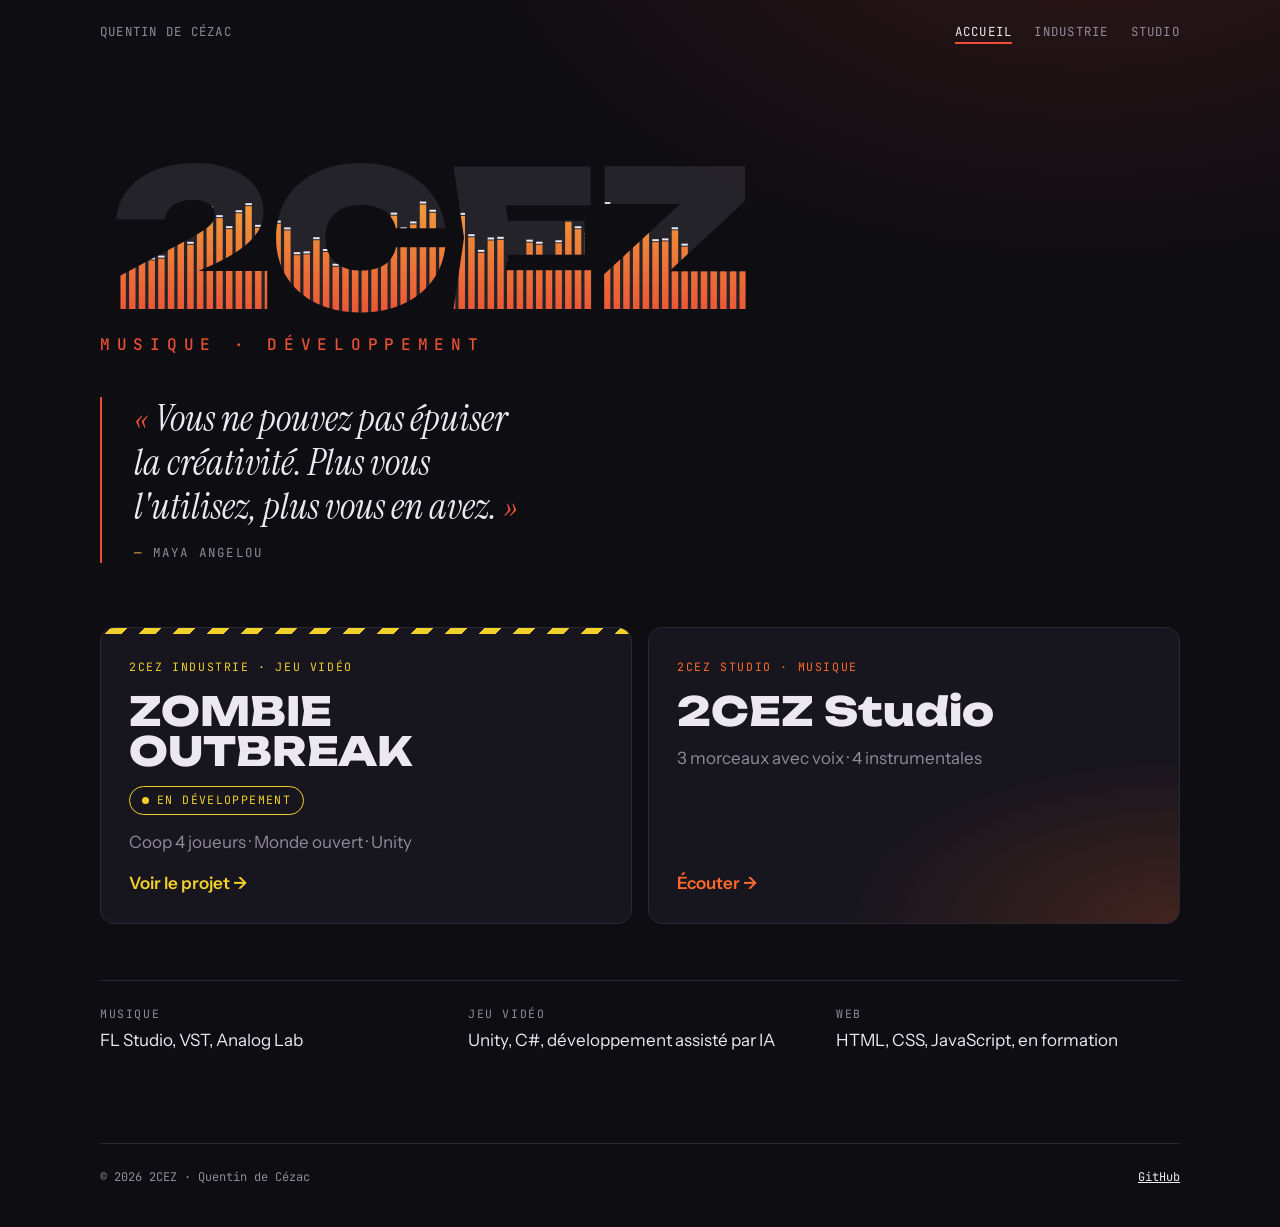
<file: index.html>
<!DOCTYPE html>
<html lang="fr" data-page="home">
<head>
  <meta charset="UTF-8">
  <meta name="viewport" content="width=device-width, initial-scale=1, viewport-fit=cover">
  <title>2CEZ · Quentin de Cézac</title>
  <meta name="description" content="Portfolio de Quentin de Cézac (2CEZ) : beatmaker depuis 10 ans, développeur web en formation, créateur du jeu Zombie Outbreak.">
  <link rel="preconnect" href="https://fonts.googleapis.com">
  <link rel="preconnect" href="https://fonts.gstatic.com" crossorigin>
  <link rel="stylesheet" href="https://fonts.googleapis.com/css2?family=Instrument+Sans:wght@400;500;600&family=Instrument+Serif:ital@0;1&family=JetBrains+Mono:wght@400;500&family=Unbounded:wght@500;700;800;900&display=swap">
  <link rel="stylesheet" href="style.css">
</head>
<body>
  <div class="wrap">

    <header class="nav">
      <a href="./">Quentin de Cézac</a>
      <nav class="nav-links" aria-label="Navigation principale">
        <a href="./" aria-current="page">Accueil</a>
        <a href="industrie.html">Industrie</a>
        <a href="studio.html">Studio</a>
      </nav>
    </header>

    <main>
      <!-- Le logo : un égaliseur dessiné par script.js dans les lettres.
           Les lettres en dessous s'affichent si le script ne se lance pas. -->
      <section class="hero">
        <h1 class="logo logo--canvas logo--home" aria-label="2CEZ">
          <canvas id="logo-eq" data-text="2CEZ" aria-hidden="true"></canvas>
          <span class="logo-fallback" aria-hidden="true"><span class="l" style="--i:0">2</span><span class="l" style="--i:1">C</span><span class="l" style="--i:2">E</span><span class="l" style="--i:3">Z</span></span>
          <span class="logo-sub">Musique · Développement</span>
        </h1>

        <figure class="quote">
          <blockquote>
            <p>Vous ne pouvez pas épuiser la créativité. Plus vous l'utilisez, plus vous en avez.</p>
          </blockquote>
          <figcaption>Maya Angelou</figcaption>
        </figure>
      </section>

      <!-- Les deux univers : le jeu en premier -->
      <section class="doors" aria-label="Mes projets">
        <a class="door door--industrie" href="industrie.html">
          <span class="door-label">2CEZ Industrie · Jeu vidéo</span>
          <span class="door-title">ZOMBIE OUTBREAK</span>
          <span class="status"><span class="status-dot"></span>En développement</span>
          <span class="door-meta">Coop 4 joueurs · Monde ouvert · Unity</span>
          <span class="door-cta">Voir le projet →</span>
        </a>

        <a class="door door--studio" href="studio.html">
          <span class="door-label">2CEZ Studio · Musique</span>
          <span class="door-title">2CEZ Studio</span>
          <span class="door-meta">3 morceaux avec voix · 4 instrumentales</span>
          <span class="door-cta">Écouter →</span>
        </a>
      </section>

      <section class="facts" aria-label="En bref">
        <div class="fact">
          <span class="fact-k">Musique</span>
          <span>FL Studio, VST, Analog Lab</span>
        </div>
        <div class="fact">
          <span class="fact-k">Jeu vidéo</span>
          <span>Unity, C#, développement assisté par IA</span>
        </div>
        <div class="fact">
          <span class="fact-k">Web</span>
          <span>HTML, CSS, JavaScript, en formation</span>
        </div>
      </section>
    </main>

    <footer class="foot">
      <span>© 2026 2CEZ · Quentin de Cézac</span>
      <a href="https://github.com/2cez" target="_blank" rel="noopener">GitHub</a>
    </footer>

  </div>
  <script src="script.js"></script>
</body>
</html>
</file>
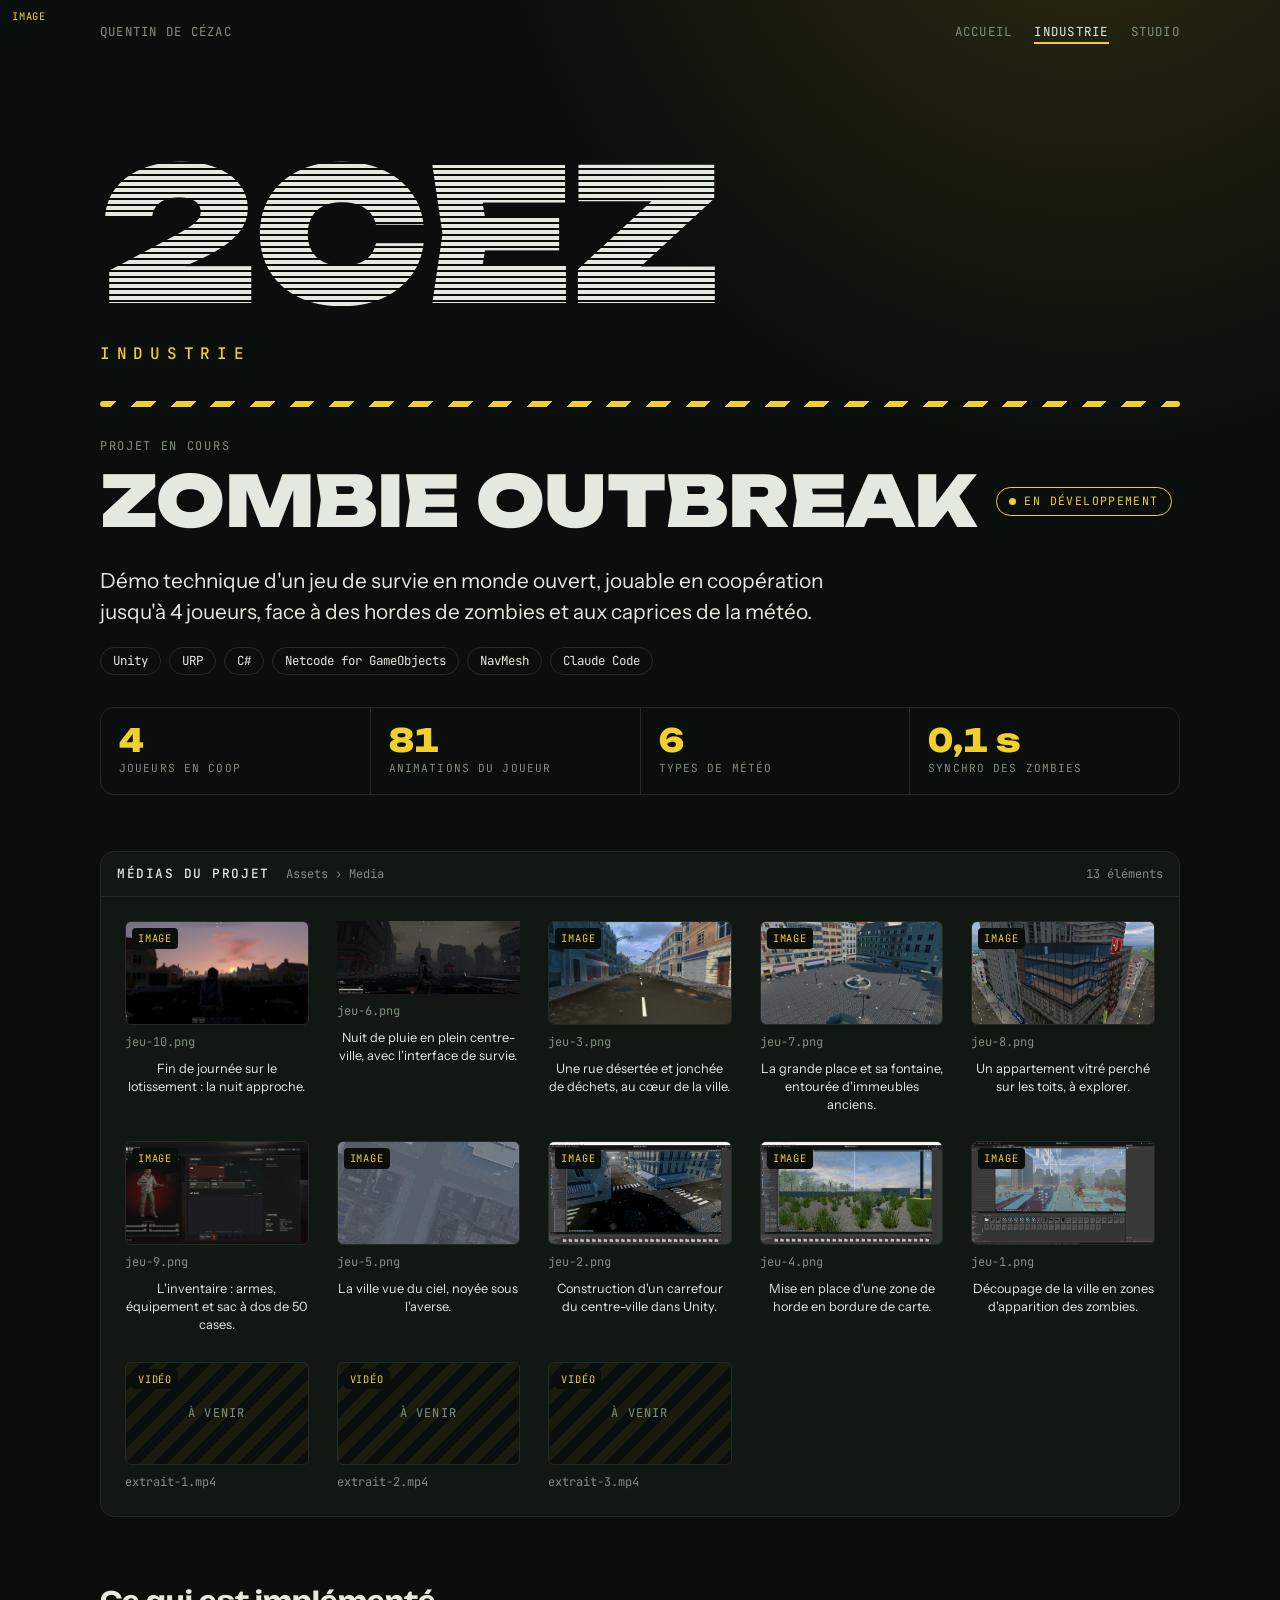
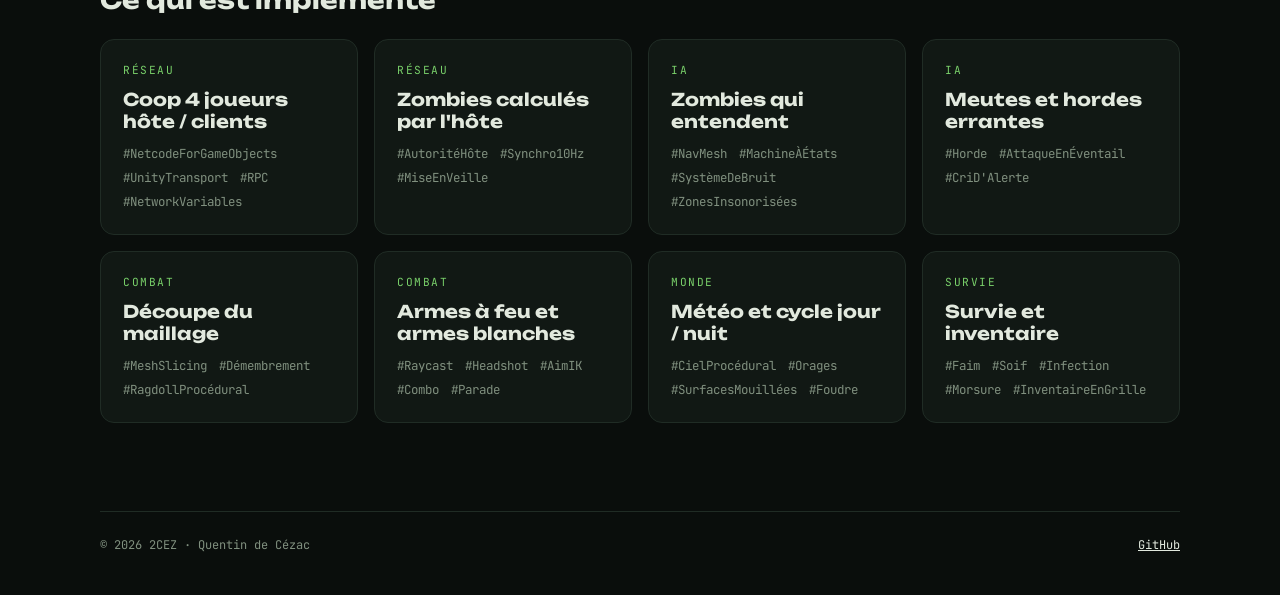
<file: industrie.html>
<!DOCTYPE html>
<html lang="fr" data-page="industrie">
<head>
  <meta charset="UTF-8">
  <meta name="viewport" content="width=device-width, initial-scale=1, viewport-fit=cover">
  <title>2CEZ Industrie</title>
  <meta name="description" content="2CEZ Industrie : Zombie Outbreak, jeu vidéo en développement sous Unity.">
  <link rel="preconnect" href="https://fonts.googleapis.com">
  <link rel="preconnect" href="https://fonts.gstatic.com" crossorigin>
  <link rel="stylesheet" href="https://fonts.googleapis.com/css2?family=Instrument+Sans:wght@400;500;600&family=Instrument+Serif:ital@0;1&family=JetBrains+Mono:wght@400;500&family=Unbounded:wght@500;700;800;900&display=swap">
  <link rel="stylesheet" href="style.css">
</head>
<body>
  <div class="wrap">

    <header class="nav">
      <a href="./">Quentin de Cézac</a>
      <nav class="nav-links" aria-label="Navigation principale">
        <a href="./">Accueil</a>
        <a href="industrie.html" aria-current="page">Industrie</a>
        <a href="studio.html">Studio</a>
      </nav>
    </header>

    <main>
      <section class="hero">
        <h1 class="logo logo--glitch">
          <span class="glitch-box">
            <span class="logo-word" data-text="2CEZ">2CEZ</span>
            <span class="scan" aria-hidden="true"></span>
          </span>
          <span class="logo-sub">Industrie</span>
        </h1>
      </section>

      <section class="game">
        <p class="eyebrow">Projet en cours</p>
        <div class="game-head">
          <h2 class="game-title">ZOMBIE OUTBREAK</h2>
          <span class="status"><span class="status-dot"></span>En développement</span>
        </div>

        <p class="lede">Démo technique d'un jeu de survie en monde ouvert, jouable en coopération jusqu'à 4 joueurs, face à des hordes de zombies et aux caprices de la météo.</p>

        <ul class="tags">
          <li>Unity</li>
          <li>URP</li>
          <li>C#</li>
          <li>Netcode for GameObjects</li>
          <li>NavMesh</li>
          <li>Claude Code</li>
        </ul>

        <dl class="figures">
          <div><dt>Joueurs en coop</dt><dd>4</dd></div>
          <div><dt>Animations du joueur</dt><dd>81</dd></div>
          <div><dt>Types de météo</dt><dd>6</dd></div>
          <div><dt>Synchro des zombies</dt><dd>0,1 s</dd></div>
        </dl>
      </section>

      <!-- Inspiré de la fenêtre « Project » de Unity -->
      <section class="project" aria-labelledby="titre-medias">
        <header class="project-bar">
          <h2 id="titre-medias">Médias du projet</h2>
          <span class="path">Assets › Media</span>
          <span class="count">13 éléments</span>
        </header>

        <div class="assets">
          <!-- Captures en jeu d'abord, captures de l'éditeur Unity à la fin -->
          <button class="asset" type="button" data-type="image" data-src="images/jeu-10.png" data-caption="Coucher de soleil sur le lotissement" data-desc="La nuit approche.">
            <span class="asset-thumb">
              <img src="images/jeu-10.png" alt="Coucher de soleil – Zombie Outbreak" loading="lazy">
              <span class="asset-empty">À venir</span>
              <span class="asset-kind">Image</span>
            </span>
            <span class="asset-name">jeu-10.png</span>
            <span class="asset-desc">Fin de journée sur le lotissement : la nuit approche.</span>
          </button>

          <button class="asset" type="button" data-type="image" data-src="images/jeu-6.png" data-caption="La ville sous la pluie, de nuit"
            <span class="asset-thumb">
              <img src="images/jeu-6.png" alt="La ville sous la pluie, de nuit – Zombie Outbreak" loading="lazy">
              <span class="asset-empty">À venir</span>
              <span class="asset-kind">Image</span>
            </span>
            <span class="asset-name">jeu-6.png</span>
            <span class="asset-desc">Nuit de pluie en plein centre-ville, avec l'interface de survie.</span>
          </button>

          <button class="asset" type="button" data-type="image" data-src="images/jeu-3.png" data-caption="Rue abandonnée" data-desc="Une rue désertée et jonchée de déchets, au cœur de la ville.">
            <span class="asset-thumb">
              <img src="images/jeu-3.png" alt="Rue abandonnée – Zombie Outbreak" loading="lazy">
              <span class="asset-empty">À venir</span>
              <span class="asset-kind">Image</span>
            </span>
            <span class="asset-name">jeu-3.png</span>
            <span class="asset-desc">Une rue désertée et jonchée de déchets, au cœur de la ville.</span>
          </button>

          <button class="asset" type="button" data-type="image" data-src="images/jeu-7.png" data-caption="Place du centre-ville" data-desc="La grande place et sa fontaine, entourée d'immeubles anciens.">
            <span class="asset-thumb">
              <img src="images/jeu-7.png" alt="Place du centre-ville – Zombie Outbreak" loading="lazy">
              <span class="asset-empty">À venir</span>
              <span class="asset-kind">Image</span>
            </span>
            <span class="asset-name">jeu-7.png</span>
            <span class="asset-desc">La grande place et sa fontaine, entourée d'immeubles anciens.</span>
          </button>

          <button class="asset" type="button" data-type="image" data-src="images/jeu-8.png" data-caption="Immeuble et appartement vitré" data-desc="Un appartement vitré perché sur les toits, à explorer.">
            <span class="asset-thumb">
              <img src="images/jeu-8.png" alt="Immeuble et appartement vitré – Zombie Outbreak" loading="lazy">
              <span class="asset-empty">À venir</span>
              <span class="asset-kind">Image</span>
            </span>
            <span class="asset-name">jeu-8.png</span>
            <span class="asset-desc">Un appartement vitré perché sur les toits, à explorer.</span>
          </button>

          <button class="asset" type="button" data-type="image" data-src="images/jeu-9.png" data-caption="Écran d'inventaire" data-desc="L'inventaire : armes, équipement et sac à dos de 50 cases.">
            <span class="asset-thumb">
              <img src="images/jeu-9.png" alt="Écran d'inventaire – Zombie Outbreak" loading="lazy">
              <span class="asset-empty">À venir</span>
              <span class="asset-kind">Image</span>
            </span>
            <span class="asset-name">jeu-9.png</span>
            <span class="asset-desc">L'inventaire : armes, équipement et sac à dos de 50 cases.</span>
          </button>

          <button class="asset" type="button" data-type="image" data-src="images/jeu-5.png" data-caption="Vue aérienne sous la pluie" data-desc="La ville vue du ciel, noyée sous l'averse.">
            <span class="asset-thumb">
              <img src="images/jeu-5.png" alt="Vue aérienne sous la pluie – Zombie Outbreak" loading="lazy">
              <span class="asset-empty">À venir</span>
              <span class="asset-kind">Image</span>
            </span>
            <span class="asset-name">jeu-5.png</span>
            <span class="asset-desc">La ville vue du ciel, noyée sous l'averse.</span>
          </button>

          <button class="asset" type="button" data-type="image" data-src="images/jeu-2.png" data-caption="Carrefour vu dans l'éditeur Unity" data-desc="Construction d'un carrefour du centre-ville dans Unity.">
            <span class="asset-thumb">
              <img src="images/jeu-2.png" alt="Carrefour vu dans l'éditeur Unity – Zombie Outbreak" loading="lazy">
              <span class="asset-empty">À venir</span>
              <span class="asset-kind">Image</span>
            </span>
            <span class="asset-name">jeu-2.png</span>
            <span class="asset-desc">Construction d'un carrefour du centre-ville dans Unity.</span>
          </button>

          <button class="asset" type="button" data-type="image" data-src="images/jeu-4.png" data-caption="Zone de horde dans l'éditeur Unity" data-desc="Mise en place d'une zone de horde en bordure de carte.">
            <span class="asset-thumb">
              <img src="images/jeu-4.png" alt="Zone de horde dans l'éditeur Unity – Zombie Outbreak" loading="lazy">
              <span class="asset-empty">À venir</span>
              <span class="asset-kind">Image</span>
            </span>
            <span class="asset-name">jeu-4.png</span>
            <span class="asset-desc">Mise en place d'une zone de horde en bordure de carte.</span>
          </button>

          <button class="asset" type="button" data-type="image" data-src="images/jeu-1.png" data-caption="Zones d'apparition dans l'éditeur Unity" data-desc="Découpage de la ville en zones d'apparition des zombies.">
            <span class="asset-thumb">
              <img src="images/jeu-1.png" alt="Zones d'apparition dans l'éditeur Unity – Zombie Outbreak" loading="lazy">
              <span class="asset-empty">À venir</span>
              <span class="asset-kind">Image</span>
            </span>
            <span class="asset-name">jeu-1.png</span>
            <span class="asset-desc">Découpage de la ville en zones d'apparition des zombies.</span>
          </button>
          
          <button class="asset" type="button" data-type="video" data-src="videos/extrait-1.mp4" data-caption="Extrait vidéo 1">
            <span class="asset-thumb">
              <video src="videos/extrait-1.mp4#t=0.5" muted playsinline preload="metadata"></video>
              <span class="asset-empty">À venir</span>
              <span class="asset-kind">Vidéo</span>
            </span>
            <span class="asset-name">extrait-1.mp4</span>
          </button>

          <button class="asset" type="button" data-type="video" data-src="videos/extrait-2.mp4" data-caption="Extrait vidéo 2">
            <span class="asset-thumb">
              <video src="videos/extrait-2.mp4#t=0.5" muted playsinline preload="metadata"></video>
              <span class="asset-empty">À venir</span>
              <span class="asset-kind">Vidéo</span>
            </span>
            <span class="asset-name">extrait-2.mp4</span>
          </button>

          <button class="asset" type="button" data-type="video" data-src="videos/extrait-3.mp4" data-caption="Extrait vidéo 3">
            <span class="asset-thumb">
              <video src="videos/extrait-3.mp4#t=0.5" muted playsinline preload="metadata"></video>
              <span class="asset-empty">À venir</span>
              <span class="asset-kind">Vidéo</span>
            </span>
            <span class="asset-name">extrait-3.mp4</span>
          </button>
        </div>
      </section>

      <section class="features" aria-labelledby="titre-implemente">
        <h2 id="titre-implemente" class="section-title">Ce qui est implémenté</h2>
        <div class="feature-grid">
          <article class="feature">
            <span class="feature-k">Réseau</span>
            <h3>Coop 4 joueurs hôte / clients</h3>
            <ul class="hashtags"><li>#NetcodeForGameObjects</li><li>#UnityTransport</li><li>#RPC</li><li>#NetworkVariables</li></ul>
          </article>
          <article class="feature">
            <span class="feature-k">Réseau</span>
            <h3>Zombies calculés par l'hôte</h3>
            <ul class="hashtags"><li>#AutoritéHôte</li><li>#Synchro10Hz</li><li>#MiseEnVeille</li></ul>
          </article>
          <article class="feature">
            <span class="feature-k">IA</span>
            <h3>Zombies qui entendent</h3>
            <ul class="hashtags"><li>#NavMesh</li><li>#MachineÀÉtats</li><li>#SystèmeDeBruit</li><li>#ZonesInsonorisées</li></ul>
          </article>
          <article class="feature">
            <span class="feature-k">IA</span>
            <h3>Meutes et hordes errantes</h3>
            <ul class="hashtags"><li>#Horde</li><li>#AttaqueEnÉventail</li><li>#CriD'Alerte</li></ul>
          </article>
          <article class="feature">
            <span class="feature-k">Combat</span>
            <h3>Découpe du maillage</h3>
            <ul class="hashtags"><li>#MeshSlicing</li><li>#Démembrement</li><li>#RagdollProcédural</li></ul>
          </article>
          <article class="feature">
            <span class="feature-k">Combat</span>
            <h3>Armes à feu et armes blanches</h3>
            <ul class="hashtags"><li>#Raycast</li><li>#Headshot</li><li>#AimIK</li><li>#Combo</li><li>#Parade</li></ul>
          </article>
          <article class="feature">
            <span class="feature-k">Monde</span>
            <h3>Météo et cycle jour / nuit</h3>
            <ul class="hashtags"><li>#CielProcédural</li><li>#Orages</li><li>#SurfacesMouillées</li><li>#Foudre</li></ul>
          </article>
          <article class="feature">
            <span class="feature-k">Survie</span>
            <h3>Survie et inventaire</h3>
            <ul class="hashtags"><li>#Faim</li><li>#Soif</li><li>#Infection</li><li>#Morsure</li><li>#InventaireEnGrille</li></ul>
          </article>
        </div>
      </section>
    </main>

    <!-- Visionneuse qui s'ouvre au clic sur un média -->
    <dialog id="visionneuse" class="viewer" aria-label="Visionneuse des médias">
      <div class="viewer-top">
        <span class="viewer-count"></span>
        <button class="btn-ghost viewer-close" type="button">Fermer</button>
      </div>
      <div class="viewer-stage"></div>
      <div class="viewer-bottom">
        <button class="btn-ghost viewer-prev" type="button">← Précédent</button>
        <p class="viewer-caption"></p>
        <button class="btn-ghost viewer-next" type="button">Suivant →</button>
      </div>
    </dialog>

    <footer class="foot">
      <span>© 2026 2CEZ · Quentin de Cézac</span>
      <a href="https://github.com/2cez" target="_blank" rel="noopener">GitHub</a>
    </footer>

  </div>
  <script src="script.js"></script>
</body>
</html>
</file>
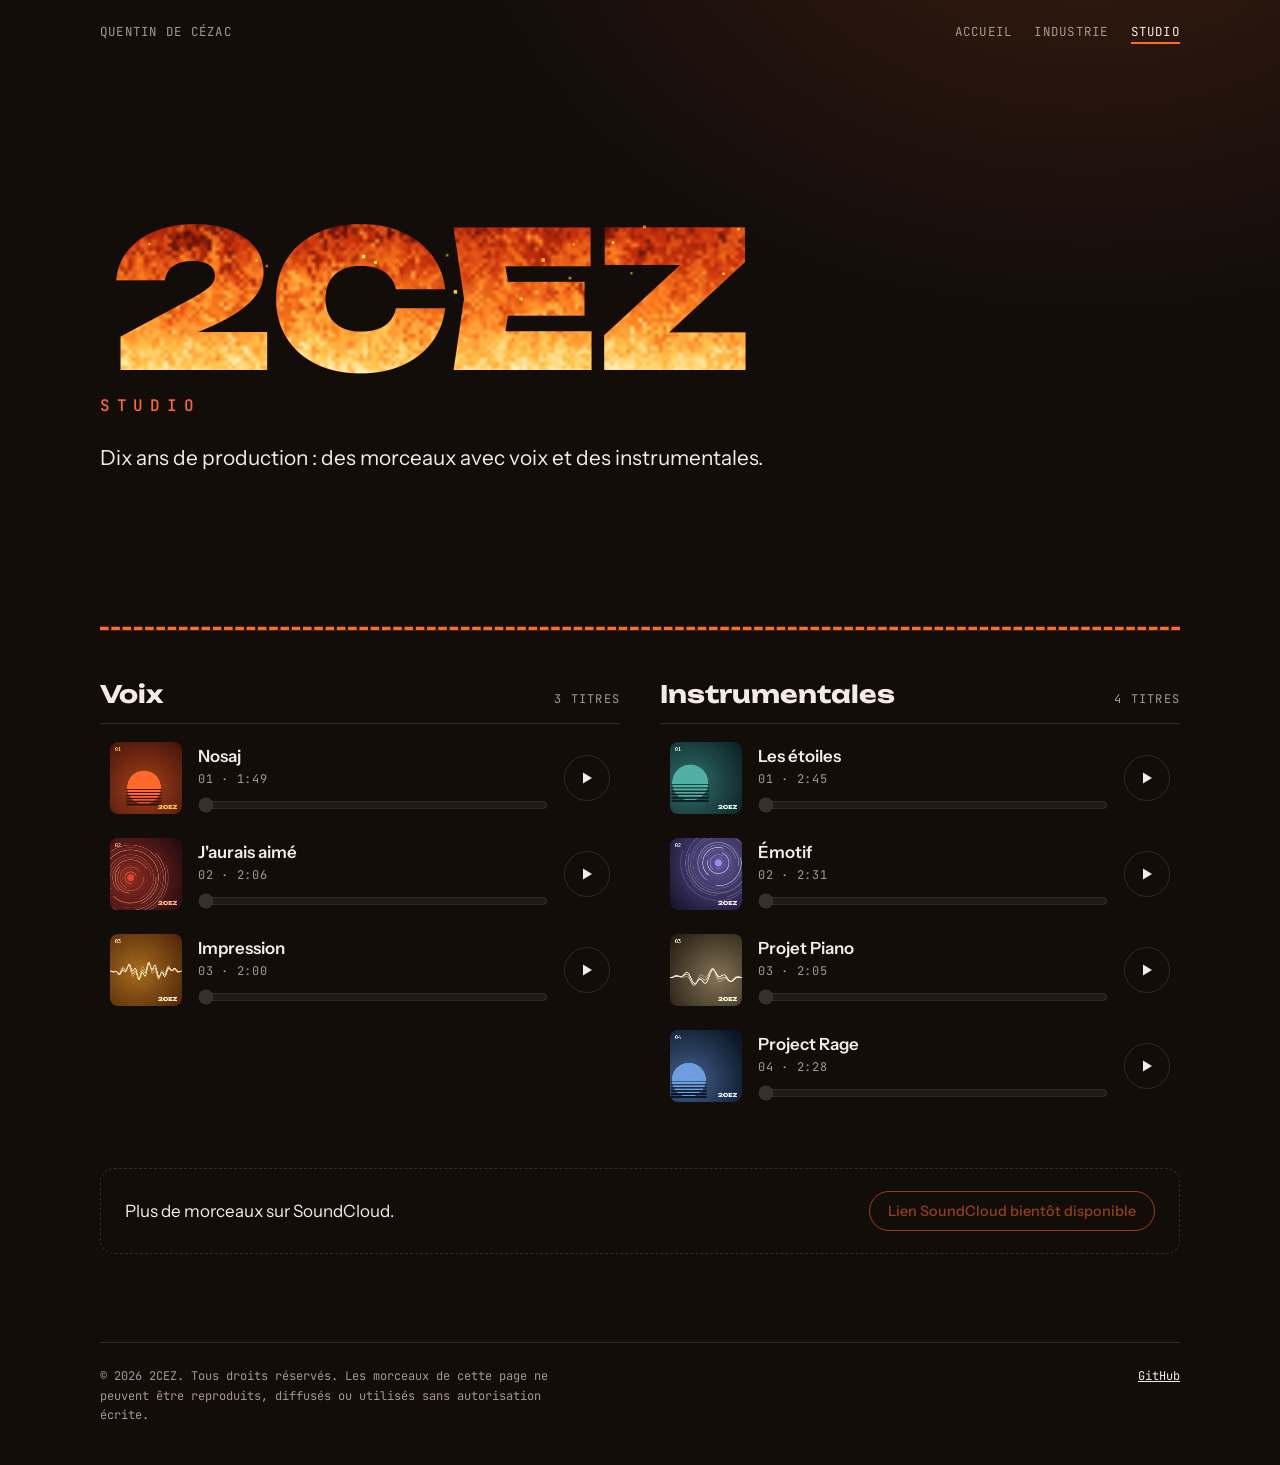
<file: studio.html>
<!DOCTYPE html>
<html lang="fr" data-page="studio">
<head>
  <meta charset="UTF-8">
  <meta name="viewport" content="width=device-width, initial-scale=1, viewport-fit=cover">
  <title>2CEZ Studio</title>
  <meta name="description" content="2CEZ Studio : les morceaux avec voix et les instrumentales de Quentin de Cézac.">
  <link rel="preconnect" href="https://fonts.googleapis.com">
  <link rel="preconnect" href="https://fonts.gstatic.com" crossorigin>
  <link rel="stylesheet" href="https://fonts.googleapis.com/css2?family=Instrument+Sans:wght@400;500;600&family=Instrument+Serif:ital@0;1&family=JetBrains+Mono:wght@400;500&family=Unbounded:wght@500;700;800;900&display=swap">
  <link rel="stylesheet" href="style.css">
</head>
<body>
  <div class="wrap">

    <header class="nav">
      <a href="./">Quentin de Cézac</a>
      <nav class="nav-links" aria-label="Navigation principale">
        <a href="./">Accueil</a>
        <a href="industrie.html">Industrie</a>
        <a href="studio.html" aria-current="page">Studio</a>
      </nav>
    </header>

    <main>
      <!-- Le logo en flammes est dessiné par script.js dans le canvas -->
      <section class="hero">
        <h1 class="logo logo--canvas logo--fire">
          <canvas id="logo-feu" data-text="2CEZ" role="img" aria-label="2CEZ"></canvas>
          <span class="logo-fallback" aria-hidden="true">2CEZ</span>
          <span class="logo-sub">Studio</span>
        </h1>
        <p class="lede">Dix ans de production : des morceaux avec voix et des instrumentales.</p>
      </section>

      <canvas id="visualiseur" class="viz" aria-hidden="true"></canvas>

      <div class="crates">
        <section class="crate" aria-labelledby="titre-voix">
          <header class="crate-head">
            <h2 id="titre-voix">Voix</h2>
            <span class="crate-count">3 titres</span>
          </header>
          <ol class="tracklist">
          <li class="track" data-src="musique/nosaj.mp3" data-title="Nosaj" data-kind="voix">
            <canvas class="cover" width="192" height="192" aria-hidden="true"></canvas>
            <div class="t-info">
              <span class="t-title">Nosaj</span>
              <span class="t-meta">01 · <span class="t-duree">--:--</span></span>
              <input class="t-progress" id="p-voix-1" type="range" min="0" max="100" step="0.1" value="0" aria-label="Position dans Nosaj" disabled>
            </div>
            <button class="t-play" type="button" aria-label="Lire Nosaj"><svg class="i-play" width="16" height="16" viewBox="0 0 16 16" aria-hidden="true"><path d="M4 2.5v11l9-5.5z" fill="currentColor"/></svg><svg class="i-pause" width="16" height="16" viewBox="0 0 16 16" aria-hidden="true"><path d="M4 2.5h3v11H4zM9 2.5h3v11H9z" fill="currentColor"/></svg></button>
          </li>
          <li class="track" data-src="musique/aimer.mp3" data-title="J'aurais aimé" data-kind="voix">
            <canvas class="cover" width="192" height="192" aria-hidden="true"></canvas>
            <div class="t-info">
              <span class="t-title">J'aurais aimé</span>
              <span class="t-meta">02 · <span class="t-duree">--:--</span></span>
              <input class="t-progress" id="p-voix-2" type="range" min="0" max="100" step="0.1" value="0" aria-label="Position dans J'aurais aimé" disabled>
            </div>
            <button class="t-play" type="button" aria-label="Lire J'aurais aimé"><svg class="i-play" width="16" height="16" viewBox="0 0 16 16" aria-hidden="true"><path d="M4 2.5v11l9-5.5z" fill="currentColor"/></svg><svg class="i-pause" width="16" height="16" viewBox="0 0 16 16" aria-hidden="true"><path d="M4 2.5h3v11H4zM9 2.5h3v11H9z" fill="currentColor"/></svg></button>
          </li>
          <li class="track" data-src="musique/impression.mp3" data-title="Impression" data-kind="voix">
            <canvas class="cover" width="192" height="192" aria-hidden="true"></canvas>
            <div class="t-info">
              <span class="t-title">Impression</span>
              <span class="t-meta">03 · <span class="t-duree">--:--</span></span>
              <input class="t-progress" id="p-voix-3" type="range" min="0" max="100" step="0.1" value="0" aria-label="Position dans Impression" disabled>
            </div>
            <button class="t-play" type="button" aria-label="Lire Impression"><svg class="i-play" width="16" height="16" viewBox="0 0 16 16" aria-hidden="true"><path d="M4 2.5v11l9-5.5z" fill="currentColor"/></svg><svg class="i-pause" width="16" height="16" viewBox="0 0 16 16" aria-hidden="true"><path d="M4 2.5h3v11H4zM9 2.5h3v11H9z" fill="currentColor"/></svg></button>
          </li>
          </ol>
        </section>

        <!-- Instrumentales -->
        <section class="crate" aria-labelledby="titre-instru">
          <header class="crate-head">
            <h2 id="titre-instru">Instrumentales</h2>
            <span class="crate-count">4 titres</span>
          </header>
          <ol class="tracklist">
          <li class="track" data-src="musique/les-etoiles.mp3" data-title="Les étoiles" data-kind="instru">
            <canvas class="cover" width="192" height="192" aria-hidden="true"></canvas>
            <div class="t-info">
              <span class="t-title">Les étoiles</span>
              <span class="t-meta">01 · <span class="t-duree">--:--</span></span>
              <input class="t-progress" id="p-instru-1" type="range" min="0" max="100" step="0.1" value="0" aria-label="Position dans Les étoiles" disabled>
            </div>
            <button class="t-play" type="button" aria-label="Lire Les étoiles"><svg class="i-play" width="16" height="16" viewBox="0 0 16 16" aria-hidden="true"><path d="M4 2.5v11l9-5.5z" fill="currentColor"/></svg><svg class="i-pause" width="16" height="16" viewBox="0 0 16 16" aria-hidden="true"><path d="M4 2.5h3v11H4zM9 2.5h3v11H9z" fill="currentColor"/></svg></button>
          </li>
          <li class="track" data-src="musique/emotif.mp3" data-title="Émotif" data-kind="instru">
            <canvas class="cover" width="192" height="192" aria-hidden="true"></canvas>
            <div class="t-info">
              <span class="t-title">Émotif</span>
              <span class="t-meta">02 · <span class="t-duree">--:--</span></span>
              <input class="t-progress" id="p-instru-2" type="range" min="0" max="100" step="0.1" value="0" aria-label="Position dans Émotif" disabled>
            </div>
            <button class="t-play" type="button" aria-label="Lire Émotif"><svg class="i-play" width="16" height="16" viewBox="0 0 16 16" aria-hidden="true"><path d="M4 2.5v11l9-5.5z" fill="currentColor"/></svg><svg class="i-pause" width="16" height="16" viewBox="0 0 16 16" aria-hidden="true"><path d="M4 2.5h3v11H4zM9 2.5h3v11H9z" fill="currentColor"/></svg></button>
          </li>
          <li class="track" data-src="musique/projet-piano.mp3" data-title="Projet Piano" data-kind="instru">
            <canvas class="cover" width="192" height="192" aria-hidden="true"></canvas>
            <div class="t-info">
              <span class="t-title">Projet Piano</span>
              <span class="t-meta">03 · <span class="t-duree">--:--</span></span>
              <input class="t-progress" id="p-instru-3" type="range" min="0" max="100" step="0.1" value="0" aria-label="Position dans Projet Piano" disabled>
            </div>
            <button class="t-play" type="button" aria-label="Lire Projet Piano"><svg class="i-play" width="16" height="16" viewBox="0 0 16 16" aria-hidden="true"><path d="M4 2.5v11l9-5.5z" fill="currentColor"/></svg><svg class="i-pause" width="16" height="16" viewBox="0 0 16 16" aria-hidden="true"><path d="M4 2.5h3v11H4zM9 2.5h3v11H9z" fill="currentColor"/></svg></button>
          </li>
          <li class="track" data-src="musique/project-rage.mp3" data-title="Project Rage" data-kind="instru">
            <canvas class="cover" width="192" height="192" aria-hidden="true"></canvas>
            <div class="t-info">
              <span class="t-title">Project Rage</span>
              <span class="t-meta">04 · <span class="t-duree">--:--</span></span>
              <input class="t-progress" id="p-instru-4" type="range" min="0" max="100" step="0.1" value="0" aria-label="Position dans Project Rage" disabled>
            </div>
            <button class="t-play" type="button" aria-label="Lire Project Rage"><svg class="i-play" width="16" height="16" viewBox="0 0 16 16" aria-hidden="true"><path d="M4 2.5v11l9-5.5z" fill="currentColor"/></svg><svg class="i-pause" width="16" height="16" viewBox="0 0 16 16" aria-hidden="true"><path d="M4 2.5h3v11H4zM9 2.5h3v11H9z" fill="currentColor"/></svg></button>
          </li>
          </ol>
        </section>
      </div>

      <section class="cloud">
        <p>Plus de morceaux sur SoundCloud.</p>
        <!-- Quand tu as le lien : remplace # par l'adresse de ta page, retire aria-disabled="true" et change le texte -->
        <a class="btn" href="#" aria-disabled="true">Lien SoundCloud bientôt disponible</a>
      </section>
    </main>

    <footer class="foot">
      <p class="rights">© 2026 2CEZ. Tous droits réservés. Les morceaux de cette page ne peuvent être reproduits, diffusés ou utilisés sans autorisation écrite.</p>
      <a href="https://github.com/2cez" target="_blank" rel="noopener">GitHub</a>
    </footer>

  </div>
  <script src="script.js"></script>
</body>
</html>
</file>
<file: style.css>
/* =========================================================
   2CEZ — style commun aux trois pages
   Mise en page : une colonne centrée. Le logo 2CEZ ouvre
   chaque page, puis vient le contenu propre à la page.
   Chaque page change de couleurs grâce à html[data-page].
   ========================================================= */

/* Transition douce du logo d'une page à l'autre (Chrome, Edge) */
@view-transition {
  navigation: auto;
}

/* ---------- 1. Les couleurs et les polices (tokens) ---------- */

/* Accueil : encre violette + le rouge-orangé de 2CEZ */
:root {
  color-scheme: dark;
  --bg: #0e0d12;
  --bg-2: #17151d;
  --fg: #ece8f1;
  --muted: #8f8a9c;
  --line: #2a2733;
  --accent: #eb4f34;
  --accent-2: #f2b33d;

  /* Couleurs des deux univers, utilisées sur l'accueil */
  --c-studio: #ff6a2b;
  --c-industrie: #f2d02b;

  --f-display: "Unbounded", "Arial Black", system-ui, sans-serif;
  --f-body: "Instrument Sans", "Segoe UI", system-ui, sans-serif;
  --f-mono: "JetBrains Mono", ui-monospace, Consolas, monospace;
  --f-serif: "Instrument Serif", Georgia, "Times New Roman", serif;

  --radius: 14px;
}

/* Studio : braise et ambre */
html[data-page="studio"] {
  --bg: #130d0a;
  --bg-2: #1e1511;
  --fg: #f4ebe3;
  --muted: #a8968a;
  --line: #372820;
  --accent: #ff6a2b;
  --accent-2: #ffc451;
}

/* Industrie : zone de quarantaine (noir verdâtre, jaune danger) */
html[data-page="industrie"] {
  --bg: #0a0e0c;
  --bg-2: #111814;
  --fg: #e2e9de;
  --muted: #80907f;
  --line: #202c25;
  --accent: #f2d02b;
  --accent-2: #79d06a;
}

/* ---------- 2. Bases ---------- */

*,
*::before,
*::after {
  box-sizing: border-box;
}

html {
  background-color: var(--bg);
}

body {
  margin: 0;
  min-height: 100vh;
  background-color: var(--bg);
  background-image: radial-gradient(70% 45% at 85% -10%, color-mix(in srgb, var(--accent) 16%, transparent), transparent 70%);
  background-repeat: no-repeat;
  color: var(--fg);
  font-family: var(--f-body);
  font-size: 1.0625rem;
  line-height: 1.6;
  padding-left: max(16px, env(safe-area-inset-left, 0px));
  padding-right: max(16px, env(safe-area-inset-right, 0px));
}

img,
video {
  display: block;
  max-width: 100%;
}

a {
  color: inherit;
}

:focus-visible {
  outline: 2px solid var(--accent);
  outline-offset: 3px;
  border-radius: 4px;
}

.visually-hidden {
  position: absolute;
  width: 1px;
  height: 1px;
  overflow: hidden;
  clip-path: inset(50%);
  white-space: nowrap;
}

.wrap {
  max-width: 1080px;
  margin-inline: auto;
}

/* ---------- 3. Navigation ---------- */

.nav {
  display: flex;
  flex-wrap: wrap;
  justify-content: space-between;
  align-items: center;
  gap: 12px 24px;
  padding-block: 22px;
  font-family: var(--f-mono);
  font-size: 0.78rem;
  letter-spacing: 0.1em;
  text-transform: uppercase;
}

.nav a {
  color: var(--muted);
  text-decoration: none;
  transition: color 0.2s;
}

.nav a:hover,
.nav a[aria-current="page"] {
  color: var(--fg);
}

.nav-links {
  display: flex;
  gap: 22px;
}

.nav-links a[aria-current="page"] {
  box-shadow: 0 2px 0 var(--accent);
}

/* ---------- 4. Le logo 2CEZ ---------- */

.hero {
  padding-block: clamp(32px, 7vw, 88px) 40px;
}

.logo {
  view-transition-name: brand;
  margin: 0;
  font-family: var(--f-display);
  font-weight: 900;
  font-size: clamp(4.2rem, 21vw, 11.5rem);
  line-height: 0.9;
  letter-spacing: -0.02em;
}

.logo-sub {
  display: block;
  margin-top: 0.9rem;
  font-family: var(--f-mono);
  font-weight: 500;
  font-size: clamp(0.8rem, 1.6vw, 1rem);
  letter-spacing: 0.42em;
  text-transform: uppercase;
  color: var(--accent);
}

/* Accueil : les lettres montent puis un reflet les traverse */
.logo--home .l {
  display: inline-block;
  background-image: linear-gradient(100deg, var(--fg) 0 40%, var(--accent-2) 48%, var(--accent) 53%, var(--fg) 61% 100%);
  background-size: 320% 100%;
  background-position: 100% 0;
  -webkit-background-clip: text;
  background-clip: text;
  color: transparent;
  animation:
    rise 0.9s cubic-bezier(0.2, 0.8, 0.2, 1) both,
    sheen 2.2s ease-in-out both;
  animation-delay: calc(var(--i) * 90ms), calc(0.9s + var(--i) * 90ms);
}

.logo--home:hover .l {
  animation: sheen-again 1.4s ease-in-out both;
  animation-delay: calc(var(--i) * 70ms);
}

@keyframes rise {
  from {
    transform: translateY(0.3em);
    opacity: 0.15;
  }
}

@keyframes sheen {
  from { background-position: 100% 0; }
  to { background-position: 0% 0; }
}

@keyframes sheen-again {
  from { background-position: 100% 0; }
  to { background-position: 0% 0; }
}

/* Petites barres de signal sous le logo */
.signal {
  display: flex;
  align-items: flex-end;
  gap: 4px;
  height: 28px;
  margin-top: 28px;
}

.signal i {
  width: 4px;
  height: 100%;
  border-radius: 2px;
  background: var(--accent);
  transform-origin: bottom;
  transform: scaleY(0.3);
  animation: pulse 1.4s ease-in-out infinite;
  animation-delay: var(--d);
}

@keyframes pulse {
  0%, 100% { transform: scaleY(0.2); }
  50% { transform: scaleY(1); }
}

/* Accueil et Studio : le logo est dessiné dans un canvas.
   Les lettres « de secours » s'affichent tant que le canvas n'est pas prêt. */
.logo--canvas canvas {
  display: none;
  max-width: 100%;
}

.logo--canvas.is-live canvas {
  display: block;
}

.logo--canvas.is-live .logo-fallback {
  display: none;
}

.logo--home canvas {
  cursor: crosshair;
}

.logo--fire .logo-fallback {
  display: block;
  background-image: linear-gradient(to top, var(--accent), var(--accent-2));
  -webkit-background-clip: text;
  background-clip: text;
  color: transparent;
}

/* Industrie : lettres à lignes de balayage, qui « buggent » */
.logo--glitch .logo-word {
  position: relative;
  display: inline-block;
  background-image: repeating-linear-gradient(to bottom, var(--fg) 0 4px, transparent 4px 6px);
  -webkit-background-clip: text;
  background-clip: text;
  color: transparent;
}

.logo--glitch .logo-word::before,
.logo--glitch .logo-word::after {
  content: attr(data-text);
  position: absolute;
  inset: 0;
  clip-path: inset(100% 0 0 0);
}

.logo--glitch .logo-word::before {
  color: var(--accent);
  animation: glitch-a 3.4s infinite steps(1);
}

.logo--glitch .logo-word::after {
  color: var(--accent-2);
  animation: glitch-b 2.9s infinite steps(1);
}

/* Industrie : une ligne de scanner balaie le logo, qui tremble parfois */
.glitch-box {
  position: relative;
  display: inline-block;
  overflow: hidden;
  animation: jitter 4.2s infinite steps(1);
}

.scan {
  position: absolute;
  left: 0;
  right: 0;
  top: -25%;
  height: 22%;
  background: linear-gradient(to bottom, transparent, color-mix(in srgb, var(--accent-2) 45%, transparent), transparent);
  mix-blend-mode: screen;
  pointer-events: none;
  animation: scan 3.2s linear infinite;
}

@keyframes scan {
  to { top: 105%; }
}

@keyframes jitter {
  0%, 92%, 100% { filter: none; transform: none; }
  93% { filter: drop-shadow(-4px 0 var(--accent)) drop-shadow(4px 0 var(--accent-2)); transform: translateX(3px) skewX(-4deg); }
  95% { filter: drop-shadow(3px 0 var(--accent)) drop-shadow(-3px 0 var(--accent-2)); transform: translateX(-2px); }
}

@keyframes glitch-a {
  0%, 84%, 100% { clip-path: inset(100% 0 0 0); transform: none; }
  86% { clip-path: inset(12% 0 64% 0); transform: translateX(-0.05em); }
  89% { clip-path: inset(58% 0 18% 0); transform: translateX(0.04em); }
  92% { clip-path: inset(34% 0 44% 0); transform: translateX(-0.02em); }
}

@keyframes glitch-b {
  0%, 78%, 100% { clip-path: inset(100% 0 0 0); transform: none; }
  80% { clip-path: inset(70% 0 6% 0); transform: translateX(0.05em); }
  83% { clip-path: inset(4% 0 80% 0); transform: translateX(-0.03em); }
}

/* ---------- 5. Textes communs ---------- */

.lede {
  max-width: 52ch;
  margin: 28px 0 0;
  font-size: clamp(1.1rem, 2vw, 1.3rem);
  line-height: 1.5;
  text-wrap: pretty;
}

/* Citation de l'accueil */
.quote {
  position: relative;
  max-width: 42ch;
  margin: 44px 0 0;
  padding-left: clamp(20px, 3vw, 32px);
  border-left: 2px solid var(--accent);
}

.quote blockquote {
  margin: 0;
}

.quote p {
  margin: 0;
  font-family: var(--f-serif);
  font-style: italic;
  font-size: clamp(1.5rem, 3.4vw, 2.3rem);
  line-height: 1.2;
  text-wrap: balance;
}

.quote p::before {
  content: "« ";
  color: var(--accent);
}

.quote p::after {
  content: " »";
  color: var(--accent);
}

.quote figcaption {
  margin-top: 14px;
  font-family: var(--f-mono);
  font-size: 0.78rem;
  letter-spacing: 0.18em;
  text-transform: uppercase;
  color: var(--muted);
}

.quote figcaption::before {
  content: "— ";
  color: var(--accent-2);
}

.eyebrow {
  margin: 0 0 10px;
  font-family: var(--f-mono);
  font-size: 0.75rem;
  letter-spacing: 0.14em;
  text-transform: uppercase;
  color: var(--muted);
}

.status {
  display: inline-flex;
  align-items: center;
  gap: 8px;
  width: fit-content;
  padding: 4px 12px;
  border: 1px solid currentColor;
  border-radius: 999px;
  font-family: var(--f-mono);
  font-size: 0.72rem;
  letter-spacing: 0.12em;
  text-transform: uppercase;
  color: var(--c-industrie);
}

html[data-page="industrie"] .status {
  color: var(--accent);
}

.status-dot {
  width: 7px;
  height: 7px;
  border-radius: 50%;
  background: currentColor;
  animation: blink 1.6s steps(2, start) infinite;
}

@keyframes blink {
  to { visibility: hidden; }
}

.tags {
  display: flex;
  flex-wrap: wrap;
  gap: 8px;
  margin: 20px 0 0;
  padding: 0;
  list-style: none;
}

.tags li {
  padding: 3px 12px;
  border: 1px solid var(--line);
  border-radius: 999px;
  font-family: var(--f-mono);
  font-size: 0.78rem;
  color: var(--fg);
}

.btn {
  display: inline-flex;
  align-items: center;
  gap: 8px;
  padding: 10px 18px;
  border: 1px solid var(--accent);
  border-radius: 999px;
  background: transparent;
  color: var(--accent);
  font: 500 0.9rem var(--f-body);
  text-decoration: none;
  cursor: pointer;
  transition: background 0.2s, color 0.2s;
}

.btn:hover {
  background: var(--accent);
  color: var(--bg);
}

.btn[aria-disabled="true"] {
  opacity: 0.55;
  cursor: not-allowed;
}

.btn[aria-disabled="true"]:hover {
  background: transparent;
  color: var(--accent);
}

/* ---------- 6. Accueil : les deux portes ---------- */

.doors {
  display: grid;
  grid-template-columns: repeat(auto-fit, minmax(min(100%, 320px), 1fr));
  gap: 16px;
  margin-top: 24px;
}

.door {
  --door: var(--accent);
  position: relative;
  display: flex;
  flex-direction: column;
  gap: 14px;
  min-height: 270px;
  padding: 30px 28px 26px;
  overflow: hidden;
  border: 1px solid var(--line);
  border-radius: var(--radius);
  background: var(--bg-2);
  color: var(--fg);
  text-decoration: none;
  transition: border-color 0.25s, transform 0.25s;
}

.door:hover,
.door:focus-visible {
  border-color: var(--door);
  transform: translateY(-3px);
}

.door--industrie {
  --door: var(--c-industrie);
}

.door--studio {
  --door: var(--c-studio);
  background-image: radial-gradient(90% 80% at 100% 100%, color-mix(in srgb, var(--c-studio) 18%, transparent), transparent 70%);
}

/* Bande « danger » en haut de la porte du jeu */
.door--industrie::before {
  content: "";
  position: absolute;
  inset: 0 0 auto;
  height: 6px;
  background: repeating-linear-gradient(-45deg, var(--c-industrie) 0 12px, transparent 12px 24px);
}

.door-label {
  font-family: var(--f-mono);
  font-size: 0.72rem;
  letter-spacing: 0.14em;
  text-transform: uppercase;
  color: var(--door);
}

.door-title {
  font-family: var(--f-display);
  font-weight: 800;
  font-size: clamp(1.7rem, 4.2vw, 2.5rem);
  line-height: 1.02;
  text-wrap: balance;
}

.door-meta {
  color: var(--muted);
}

.door-cta {
  margin-top: auto;
  font-weight: 600;
  color: var(--door);
}

.facts {
  display: grid;
  grid-template-columns: repeat(auto-fit, minmax(min(100%, 220px), 1fr));
  gap: 24px;
  margin-top: 56px;
  padding-top: 24px;
  border-top: 1px solid var(--line);
}

.fact {
  display: flex;
  flex-direction: column;
  gap: 4px;
}

.fact-k {
  font-family: var(--f-mono);
  font-size: 0.72rem;
  letter-spacing: 0.14em;
  text-transform: uppercase;
  color: var(--muted);
}

/* ---------- 7. Studio ---------- */

.viz {
  display: block;
  width: 100%;
  height: 110px;
  margin-block: 8px 44px;
  border-bottom: 1px solid var(--line);
}

.crates {
  display: grid;
  grid-template-columns: repeat(auto-fit, minmax(min(100%, 420px), 1fr));
  gap: 40px;
}

.crate {
  min-width: 0;
}

.crate-head {
  display: flex;
  align-items: baseline;
  justify-content: space-between;
  gap: 12px;
  padding-bottom: 10px;
  margin-bottom: 8px;
  border-bottom: 1px solid var(--line);
}

.crate-head h2 {
  margin: 0;
  font-family: var(--f-display);
  font-weight: 700;
  font-size: 1.5rem;
}

.crate-count {
  font-family: var(--f-mono);
  font-size: 0.75rem;
  letter-spacing: 0.1em;
  text-transform: uppercase;
  color: var(--muted);
}

.tracklist {
  display: grid;
  gap: 4px;
  margin: 0;
  padding: 0;
  list-style: none;
}

.track {
  display: grid;
  grid-template-columns: 72px minmax(0, 1fr) auto;
  align-items: center;
  gap: 16px;
  padding: 10px;
  border-radius: 12px;
  transition: background 0.2s;
}

.track:hover,
.track.is-current {
  background: var(--bg-2);
}

.cover {
  display: block;
  width: 72px;
  height: 72px;
  border-radius: 8px;
}

.t-info {
  min-width: 0;
}

.t-title {
  display: block;
  font-weight: 600;
  font-size: 1.05rem;
}

.t-meta {
  display: block;
  font-family: var(--f-mono);
  font-size: 0.75rem;
  letter-spacing: 0.06em;
  color: var(--muted);
  font-variant-numeric: tabular-nums;
}

.t-progress {
  display: block;
  width: 100%;
  margin: 8px 0 0;
  accent-color: var(--accent);
}

.t-progress:disabled {
  opacity: 0.35;
}

.t-play {
  display: grid;
  place-items: center;
  width: 46px;
  height: 46px;
  border: 1px solid var(--line);
  border-radius: 50%;
  background: transparent;
  color: var(--fg);
  cursor: pointer;
  transition: border-color 0.2s, color 0.2s, background 0.2s;
}

.t-play:hover {
  border-color: var(--accent);
  color: var(--accent);
}

.t-play .i-pause,
.track.is-playing .t-play .i-play {
  display: none;
}

.track.is-playing .t-play .i-pause {
  display: block;
}

.track.is-playing .t-play {
  border-color: var(--accent);
  background: var(--accent);
  color: var(--bg);
}

.track.is-missing .t-play {
  opacity: 0.35;
  cursor: not-allowed;
}

.track.is-missing .t-progress {
  visibility: hidden;
}

.track.is-missing .t-duree {
  color: var(--accent-2);
}

.cloud {
  display: flex;
  flex-wrap: wrap;
  align-items: center;
  justify-content: space-between;
  gap: 16px;
  margin-top: 56px;
  padding: 22px 24px;
  border: 1px dashed var(--line);
  border-radius: var(--radius);
}

.cloud p {
  margin: 0;
}

.rights {
  max-width: 70ch;
  margin: 0;
  font-size: 0.75rem;
  color: var(--muted);
}

/* ---------- 8. Industrie ---------- */

.game {
  position: relative;
  padding-top: 36px;
}

/* Ruban de quarantaine */
.game::before {
  content: "";
  position: absolute;
  inset: 0 0 auto;
  height: 6px;
  border-radius: 3px;
  background: repeating-linear-gradient(-45deg, var(--accent) 0 14px, var(--bg) 14px 28px);
}

.game-head {
  display: flex;
  flex-wrap: wrap;
  align-items: center;
  gap: 12px 20px;
}

.game-title {
  margin: 0;
  font-family: var(--f-display);
  font-weight: 900;
  font-size: clamp(2rem, 7vw, 4.4rem);
  line-height: 1;
  letter-spacing: -0.01em;
  text-wrap: balance;
}

/* Chiffres clés du jeu */
.figures {
  display: grid;
  grid-template-columns: repeat(auto-fit, minmax(min(100%, 150px), 1fr));
  gap: 1px;
  margin: 32px 0 0;
  overflow: hidden;
  border: 1px solid var(--line);
  border-radius: var(--radius);
  background: var(--line);
}

.figures div {
  display: flex;
  flex-direction: column-reverse;
  gap: 4px;
  padding: 16px 18px;
  background: var(--bg);
}

.figures dt {
  font-family: var(--f-mono);
  font-size: 0.7rem;
  letter-spacing: 0.1em;
  text-transform: uppercase;
  color: var(--muted);
}

.figures dd {
  margin: 0;
  font-family: var(--f-display);
  font-weight: 800;
  font-size: 2rem;
  line-height: 1;
  color: var(--accent);
  font-variant-numeric: tabular-nums;
}

/* Fonctionnalités implémentées */
.features {
  margin-top: 64px;
}

.section-title {
  margin: 0 0 20px;
  font-family: var(--f-display);
  font-weight: 700;
  font-size: 1.5rem;
}

.feature-grid {
  display: grid;
  grid-template-columns: repeat(auto-fit, minmax(min(100%, 230px), 1fr));
  gap: 16px;
}

.feature {
  display: flex;
  flex-direction: column;
  gap: 8px;
  min-width: 0;
  padding: 22px;
  border: 1px solid var(--line);
  border-radius: var(--radius);
  background: var(--bg-2);
  transition: border-color 0.2s;
}

.feature:hover {
  border-color: color-mix(in srgb, var(--accent) 50%, var(--line));
}

.feature-k {
  font-family: var(--f-mono);
  font-size: 0.7rem;
  letter-spacing: 0.14em;
  text-transform: uppercase;
  color: var(--accent-2);
}

.feature h3 {
  margin: 0;
  font-family: var(--f-display);
  font-weight: 700;
  font-size: 1.1rem;
  line-height: 1.25;
}

.hashtags {
  display: flex;
  flex-wrap: wrap;
  gap: 4px 12px;
  margin: 4px 0 0;
  padding: 0;
  list-style: none;
  font-family: var(--f-mono);
  font-size: 0.78rem;
  color: var(--muted);
}

.feature code {
  margin-top: auto;
  padding-top: 10px;
  font-family: var(--f-mono);
  font-size: 0.72rem;
  color: var(--fg);
  overflow-wrap: anywhere;
}

.project {
  margin-top: 56px;
  overflow: hidden;
  border: 1px solid var(--line);
  border-radius: var(--radius);
  background: var(--bg-2);
}

.project-bar {
  display: flex;
  flex-wrap: wrap;
  align-items: baseline;
  gap: 6px 16px;
  padding: 12px 16px;
  border-bottom: 1px solid var(--line);
  font-family: var(--f-mono);
  font-size: 0.75rem;
}

.project-bar h2 {
  margin: 0;
  font-family: var(--f-mono);
  font-weight: 500;
  font-size: 0.8rem;
  letter-spacing: 0.12em;
  text-transform: uppercase;
}

.path {
  color: var(--muted);
}

.count {
  margin-left: auto;
  color: var(--muted);
}

.assets {
  display: grid;
  grid-template-columns: repeat(auto-fill, minmax(min(100%, 190px), 1fr));
  gap: 12px;
  padding: 16px;
}

.asset {
  display: flex;
  flex-direction: column;
  gap: 8px;
  padding: 8px;
  border: 0;
  border-radius: 10px;
  background: transparent;
  color: var(--fg);
  font: inherit;
  text-align: left;
  cursor: pointer;
}

.asset:hover,
.asset:focus-visible {
  background: color-mix(in srgb, var(--accent) 10%, transparent);
}

.asset-thumb {
  position: relative;
  display: block;
  max-width: 100%;
  aspect-ratio: 16 / 9;
  overflow: hidden;
  border: 1px solid var(--line);
  border-radius: 6px;
  background: var(--bg);
}

.asset-thumb img,
.asset-thumb video {
  width: 100%;
  height: 100%;
  object-fit: cover;
}

.asset-empty {
  display: none;
  position: absolute;
  inset: 0;
  place-items: center;
  font-family: var(--f-mono);
  font-size: 0.75rem;
  letter-spacing: 0.1em;
  text-transform: uppercase;
  color: var(--muted);
  background: repeating-linear-gradient(-45deg, transparent 0 10px, color-mix(in srgb, var(--accent) 7%, transparent) 10px 20px);
}

.asset.is-missing .asset-empty {
  display: grid;
}

.asset.is-missing img,
.asset.is-missing video {
  visibility: hidden;
}

.asset-kind {
  position: absolute;
  top: 6px;
  left: 6px;
  padding: 2px 6px;
  border-radius: 4px;
  background: var(--bg);
  font-family: var(--f-mono);
  font-size: 0.65rem;
  letter-spacing: 0.08em;
  text-transform: uppercase;
  color: var(--accent);
}

.asset-name {
  font-family: var(--f-mono);
  font-size: 0.75rem;
  color: var(--muted);
  text-align: center;
  overflow-wrap: anywhere;
}

.asset-desc {
  font-size: 0.8rem;
  line-height: 1.4;
  color: var(--fg);
  text-align: center;
}

/* Visionneuse plein écran */
.viewer {
  width: min(1000px, calc(100vw - 32px));
  max-height: calc(100vh - 32px);
  padding: 0;
  overflow: auto;
  border: 1px solid var(--line);
  border-radius: var(--radius);
  background: var(--bg);
  color: var(--fg);
}

.viewer::backdrop {
  background: rgba(4, 6, 5, 0.85);
}

.viewer-top,
.viewer-bottom {
  display: flex;
  align-items: center;
  justify-content: space-between;
  gap: 12px;
  padding: 10px 14px;
  font-family: var(--f-mono);
  font-size: 0.78rem;
}

.viewer-caption {
  flex: 1;
  margin: 0;
  text-align: center;
  color: var(--muted);
}

.viewer-stage {
  display: grid;
  place-items: center;
  aspect-ratio: 16 / 9;
  max-width: 100%;
  background: var(--bg-2);
}

.viewer-stage img,
.viewer-stage video {
  width: 100%;
  height: 100%;
  object-fit: contain;
}

.viewer-empty {
  padding: 24px;
  font-family: var(--f-mono);
  font-size: 0.85rem;
  color: var(--muted);
  text-align: center;
}

.btn-ghost {
  padding: 6px 12px;
  border: 1px solid var(--line);
  border-radius: 999px;
  background: transparent;
  color: var(--fg);
  font: inherit;
  cursor: pointer;
}

.btn-ghost:hover {
  border-color: var(--accent);
  color: var(--accent);
}

/* ---------- 9. Pied de page ---------- */

.foot {
  display: flex;
  flex-wrap: wrap;
  justify-content: space-between;
  align-items: flex-start;
  gap: 12px 24px;
  margin-top: 88px;
  padding-block: 24px 40px;
  border-top: 1px solid var(--line);
  font-family: var(--f-mono);
  font-size: 0.75rem;
  color: var(--muted);
}

.foot a {
  color: var(--fg);
}

/* ---------- 10. Moins d'animations si l'utilisateur le demande ---------- */

@media (prefers-reduced-motion: reduce) {
  *,
  *::before,
  *::after {
    animation: none !important;
    transition: none !important;
  }

  @view-transition {
    navigation: none;
  }
}
</file>
